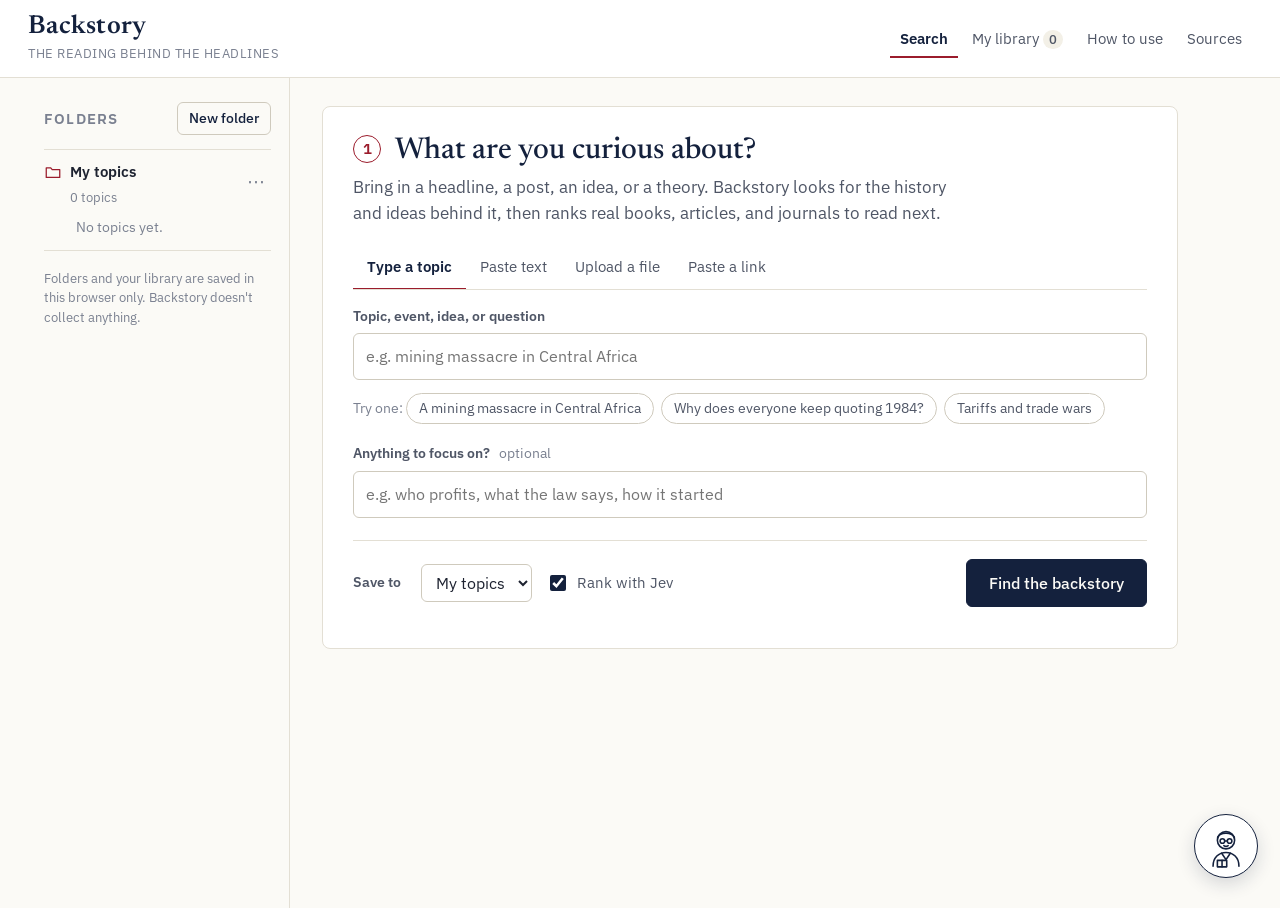
<file: index.html>
<!doctype html>
<html lang="en">
<head>
<meta charset="utf-8">
<meta name="viewport" content="width=device-width, initial-scale=1">
<title>Backstory</title>
<meta name="description" content="Backstory: bring in a headline, a post, or an idea, and find the books, articles, and journals that explain what came before. A Grove Lab student build by Caitlin Hereford.">
<link rel="preconnect" href="https://fonts.googleapis.com">
<link rel="preconnect" href="https://fonts.gstatic.com" crossorigin>
<link href="https://fonts.googleapis.com/css2?family=IBM+Plex+Mono:wght@400;500&family=IBM+Plex+Sans:ital,wght@0,400;0,500;0,600;1,400&family=Newsreader:ital,opsz,wght@0,6..72,400;0,6..72,500;0,6..72,600;1,6..72,400&display=swap" rel="stylesheet">
<link rel="stylesheet" href="css/backstory.css">
</head>
<body>
<a class="skip" href="#main">Skip to main content</a>

<header class="top">
  <button class="btn ghost only-narrow" id="btnDrawer" aria-controls="side" aria-expanded="false">Folders</button>
  <a class="brand" href="./" aria-label="Backstory home">
    <span class="brand-name">Backstory</span>
    <span class="brand-tag">The reading behind the headlines</span>
  </a>
  <nav class="top-nav" aria-label="Site">
    <button class="link" id="navSearch" aria-current="page">Search</button>
    <button class="link" id="navLibrary">My library <span class="count" id="libCount">0</span></button>
    <a class="link" href="how-to-use/index.html">How to use</a>
    <button class="link" id="navCredits">Sources</button>
  </nav>
</header>

<div class="shell">
  <!-- ========== FOLDERS ========== -->
  <aside class="side" id="side" aria-label="Your folders">
    <div class="side-head">
      <h2>Folders</h2>
      <button class="btn small ghost" id="btnNewFolder">New folder</button>
    </div>
    <form class="new-folder" id="newFolderForm" hidden>
      <label class="sr" for="newFolderName">Folder name</label>
      <input id="newFolderName" maxlength="60" placeholder="e.g. Labor history" autocomplete="off">
      <button class="btn small" type="submit">Add</button>
    </form>
    <ul class="folders" id="folders"></ul>
    <p class="side-note">Folders and your library are saved in this browser only. Backstory doesn't collect anything.</p>
  </aside>

  <main id="main" tabindex="-1">
    <!-- ========== SEARCH VIEW ========== -->
    <section id="viewSearch" aria-labelledby="askTitle">
      <div class="panel ask">
        <h1 id="askTitle"><span class="step">1</span> What are you curious about?</h1>
        <p class="lede">Bring in a headline, a post, an idea, or a theory. Backstory looks for the history and ideas behind it, then ranks real books, articles, and journals to read next.</p>

        <div class="modes" role="tablist" aria-label="How to bring it in">
          <button role="tab" aria-selected="true" aria-controls="modeTopic" id="tabTopic" data-mode="topic">Type a topic</button>
          <button role="tab" aria-selected="false" aria-controls="modeText" id="tabText" data-mode="text">Paste text</button>
          <button role="tab" aria-selected="false" aria-controls="modeFile" id="tabFile" data-mode="file">Upload a file</button>
          <button role="tab" aria-selected="false" aria-controls="modeLink" id="tabLink" data-mode="link">Paste a link</button>
        </div>

        <div class="mode" id="modeTopic" role="tabpanel" aria-labelledby="tabTopic">
          <label class="field" for="inTopic">Topic, event, idea, or question</label>
          <input id="inTopic" maxlength="200" placeholder="e.g. mining massacre in Central Africa" autocomplete="off">
          <p class="examples">Try one:
            <button class="chip ex" data-ex="0">A mining massacre in Central Africa</button>
            <button class="chip ex" data-ex="1">Why does everyone keep quoting 1984?</button>
            <button class="chip ex" data-ex="2">Tariffs and trade wars</button>
          </p>
        </div>
        <div class="mode" id="modeText" role="tabpanel" aria-labelledby="tabText" hidden>
          <label class="field" for="inText">Paste the article, post, or passage</label>
          <textarea id="inText" rows="7" placeholder="Paste the text here. Only the words are used; nothing is saved outside this browser."></textarea>
        </div>
        <div class="mode" id="modeFile" role="tabpanel" aria-labelledby="tabFile" hidden>
          <div class="drop" id="dropZone">
            <p><b>Drop a PDF, Word (.docx), or text file here</b>, or</p>
            <label class="btn ghost" for="fileIn">Choose a file</label>
            <input type="file" id="fileIn" accept=".pdf,.docx,.txt,.md,application/pdf,text/plain" class="sr">
            <p class="hint">The file is read in your browser. It isn't uploaded anywhere.</p>
          </div>
          <p class="msg" id="fileMsg" role="status"></p>
        </div>
        <div class="mode" id="modeLink" role="tabpanel" aria-labelledby="tabLink" hidden>
          <label class="field" for="inLink">Link to a news story, post, or page</label>
          <input id="inLink" type="url" placeholder="https://…" autocomplete="off">
          <p class="hint">Most news sites don't let other pages read them, so Backstory reads the words in the link's address. Wikipedia links are read in full. For the best results, paste the article's text instead.</p>
        </div>

        <label class="field" for="inFocus">Anything to focus on? <span class="opt">optional</span></label>
        <input id="inFocus" maxlength="160" placeholder="e.g. who profits, what the law says, how it started" autocomplete="off">

        <div class="terms-wrap" id="termsWrap" hidden>
          <p class="field" id="termsLabel">Search words <span class="opt">Backstory picked these from what you brought in. Remove or add any.</span></p>
          <ul class="terms" id="terms" aria-labelledby="termsLabel"></ul>
          <form class="add-term" id="addTermForm">
            <label class="sr" for="addTerm">Add a search word</label>
            <input id="addTerm" maxlength="60" placeholder="Add a word or phrase" autocomplete="off">
            <button class="btn small ghost" type="submit">Add</button>
          </form>
        </div>

        <div class="ask-foot">
          <label class="field inline" for="saveFolder">Save to</label>
          <select id="saveFolder"></select>
          <label class="toggle"><input type="checkbox" id="useJev" checked> Rank with Jev</label>
          <button class="btn primary" id="btnGo">Find the backstory</button>
        </div>
        <p class="msg" id="askMsg" role="status" aria-live="polite"></p>
      </div>

      <div id="results" hidden>
        <div class="progress" id="progress" hidden>
          <div class="bar"><i></i></div>
          <p role="status" aria-live="polite"></p>
        </div>

        <section class="panel brief" aria-labelledby="briefTitle">
          <h2 id="briefTitle"><span class="step">2</span> The backstory in brief</h2>
          <div id="brief"></div>
        </section>

        <section class="panel list" aria-labelledby="listTitle">
          <div class="list-head">
            <h2 id="listTitle"><span class="step">3</span> What to read</h2>
            <p class="list-sub" id="listSub"></p>
          </div>
          <div id="path"></div>
          <div class="filters" role="group" aria-label="Show">
            <span class="field inline">Full list:</span>
            <div id="filters"></div>
          </div>
          <ol class="ranked" id="ranked"></ol>
          <details class="offtopic" id="offWrap" hidden>
            <summary>Probably off-topic (<span id="offCount">0</span>)</summary>
            <ol class="ranked" id="offList"></ol>
          </details>
        </section>

        <section class="panel deeper" aria-labelledby="deeperTitle">
          <h2 id="deeperTitle"><span class="step">4</span> Want a longer explanation?</h2>
          <p>Everything above is real catalog data sorted by rules and Jev's numbers. Nothing on this page was written by a chatbot. If you want the ideas explained in more depth, take a <b>Backstory packet</b> to Gemini with the Backstory Guide skill. It's told to explain using only the readings on your list and to say when it isn't sure.</p>
          <div class="pk-opts">
            <label class="chk"><input type="checkbox" id="pkText" checked> Include the text I brought in</label>
            <label class="chk"><input type="checkbox" id="pkNums"> Include Jev's numbers</label>
          </div>
          <div class="pk-acts">
            <button class="btn" id="btnPacket">Copy packet</button>
            <button class="btn ghost" id="btnSkillPacket">Copy skill + packet</button>
            <button class="btn ghost" id="btnShowSkill">See the skill</button>
          </div>
          <div class="skill-view" id="skillView" hidden>
            <div class="ms-tabs" role="tablist" aria-label="Skill files">
              <button role="tab" aria-selected="true" data-file="skill">SKILL.md</button>
              <button role="tab" aria-selected="false" data-file="gem">Gem instructions</button>
              <button role="tab" aria-selected="false" data-file="setup">How to set it up</button>
              <button role="tab" aria-selected="false" data-file="packet">This packet</button>
            </div>
            <pre id="skillBody" tabindex="0"></pre>
            <p class="hint"><a href="gemini/backstory-guide/SKILL.md" download>Download SKILL.md</a> · <a href="gemini/gem-instructions.md" download>Download Gem instructions</a></p>
          </div>
        </section>
      </div>
    </section>

    <!-- ========== LIBRARY VIEW ========== -->
    <section id="viewLibrary" aria-labelledby="libTitle" hidden>
      <div class="panel">
        <div class="list-head">
          <h1 id="libTitle">My library</h1>
          <div class="lib-acts">
            <label class="field inline" for="libFolder">Folder</label>
            <select id="libFolder"></select>
            <button class="btn small ghost" id="btnCopyList">Copy reading list</button>
          </div>
        </div>
        <p class="lede">Readings you saved. Mark where you are with each one and keep a note on what it taught you.</p>
        <div id="libBody"></div>
      </div>
    </section>
  </main>
</div>

<!-- ========== THE GUIDE (agent in the corner) ========== -->
<button class="guide-btn" id="guideBtn" aria-haspopup="dialog" aria-controls="guidePanel">
  <span class="guide-fig" id="guideFigBtn" aria-hidden="true"></span>
  <span class="guide-dot" id="guideDot" hidden></span>
  <span class="sr" id="guideBtnLabel">Ask the guide for the short version</span>
</button>
<section class="guide-panel" id="guidePanel" role="dialog" aria-modal="false" aria-labelledby="guideTitle" hidden>
  <header>
    <span class="guide-fig small" aria-hidden="true" id="guideFigPanel"></span>
    <div>
      <h2 id="guideTitle"></h2>
      <p class="guide-role" id="guideRole"></p>
    </div>
    <button class="x" id="guideClose" aria-label="Close">×</button>
  </header>
  <div class="guide-body" id="guideBody"></div>
</section>

<!-- ========== SOURCES & CREDITS ========== -->
<dialog id="dlgCredits" aria-labelledby="credTitle">
  <h2 id="credTitle">Where Backstory's information comes from</h2>
  <dl class="cred">
    <dt>Wikipedia</dt><dd>The short background summaries, quoted with a link to the full article. Text is shared under <a href="https://creativecommons.org/licenses/by-sa/4.0/" target="_blank" rel="noopener">CC BY-SA 4.0</a>.</dd>
    <dt>Open Library</dt><dd>Books, from the Internet Archive's open catalog. Some can be borrowed free with an Open Library account.</dd>
    <dt>OpenAlex</dt><dd>Journal articles, book chapters, and scholarly books, with citation counts and links to free copies. If OpenAlex is busy, Backstory uses <b>Crossref</b>, the DOI registry.</dd>
    <dt>DOAJ</dt><dd>The Directory of Open Access Journals: articles anyone can read free.</dd>
    <dt>Jev (TypeSafe AI)</dt><dd>When "Rank with Jev" is on, Jev reads each catalog entry and returns numbers: how related it is, its angle, its reading level, and whether it argues one side. Rules in this page turn those numbers into the ranking and the sentences you see. Jev doesn't write any text.</dd>
    <dt>Gemini</dt><dd>Only if you choose to paste a packet into it. Backstory sends nothing to Gemini.</dd>
  </dl>
  <p class="hint">What leaves your browser: your search words go to the catalogs above, and short catalog entries plus the first part of what you brought in go to Jev through a proxy that stores nothing. Your folders, library, and notes stay in this browser.</p>
  <p class="hint">Backstory is a Grove Lab student build. Idea and design direction by <b>Caitlin Hereford</b> (PPL and Rhetoric, Senior, WRIT 3810). Prototype built with Marc Watkins using Anthropic's Claude.</p>
  <form method="dialog"><button class="btn">Close</button></form>
</dialog>

<div class="toast" id="toast" role="status" aria-live="polite"></div>

<script src="js/config.js"></script>
<script src="js/app.js"></script>
<script src="js/terms.js"></script>
<script src="js/sources.js"></script>
<script src="js/jev.js"></script>
<script src="js/rank.js"></script>
<script src="js/guide.js"></script>
<script src="js/library.js"></script>
<script src="js/gemini.js"></script>
<script src="js/upload.js"></script>
<script src="js/search.js"></script>
</body>
</html>
</file>
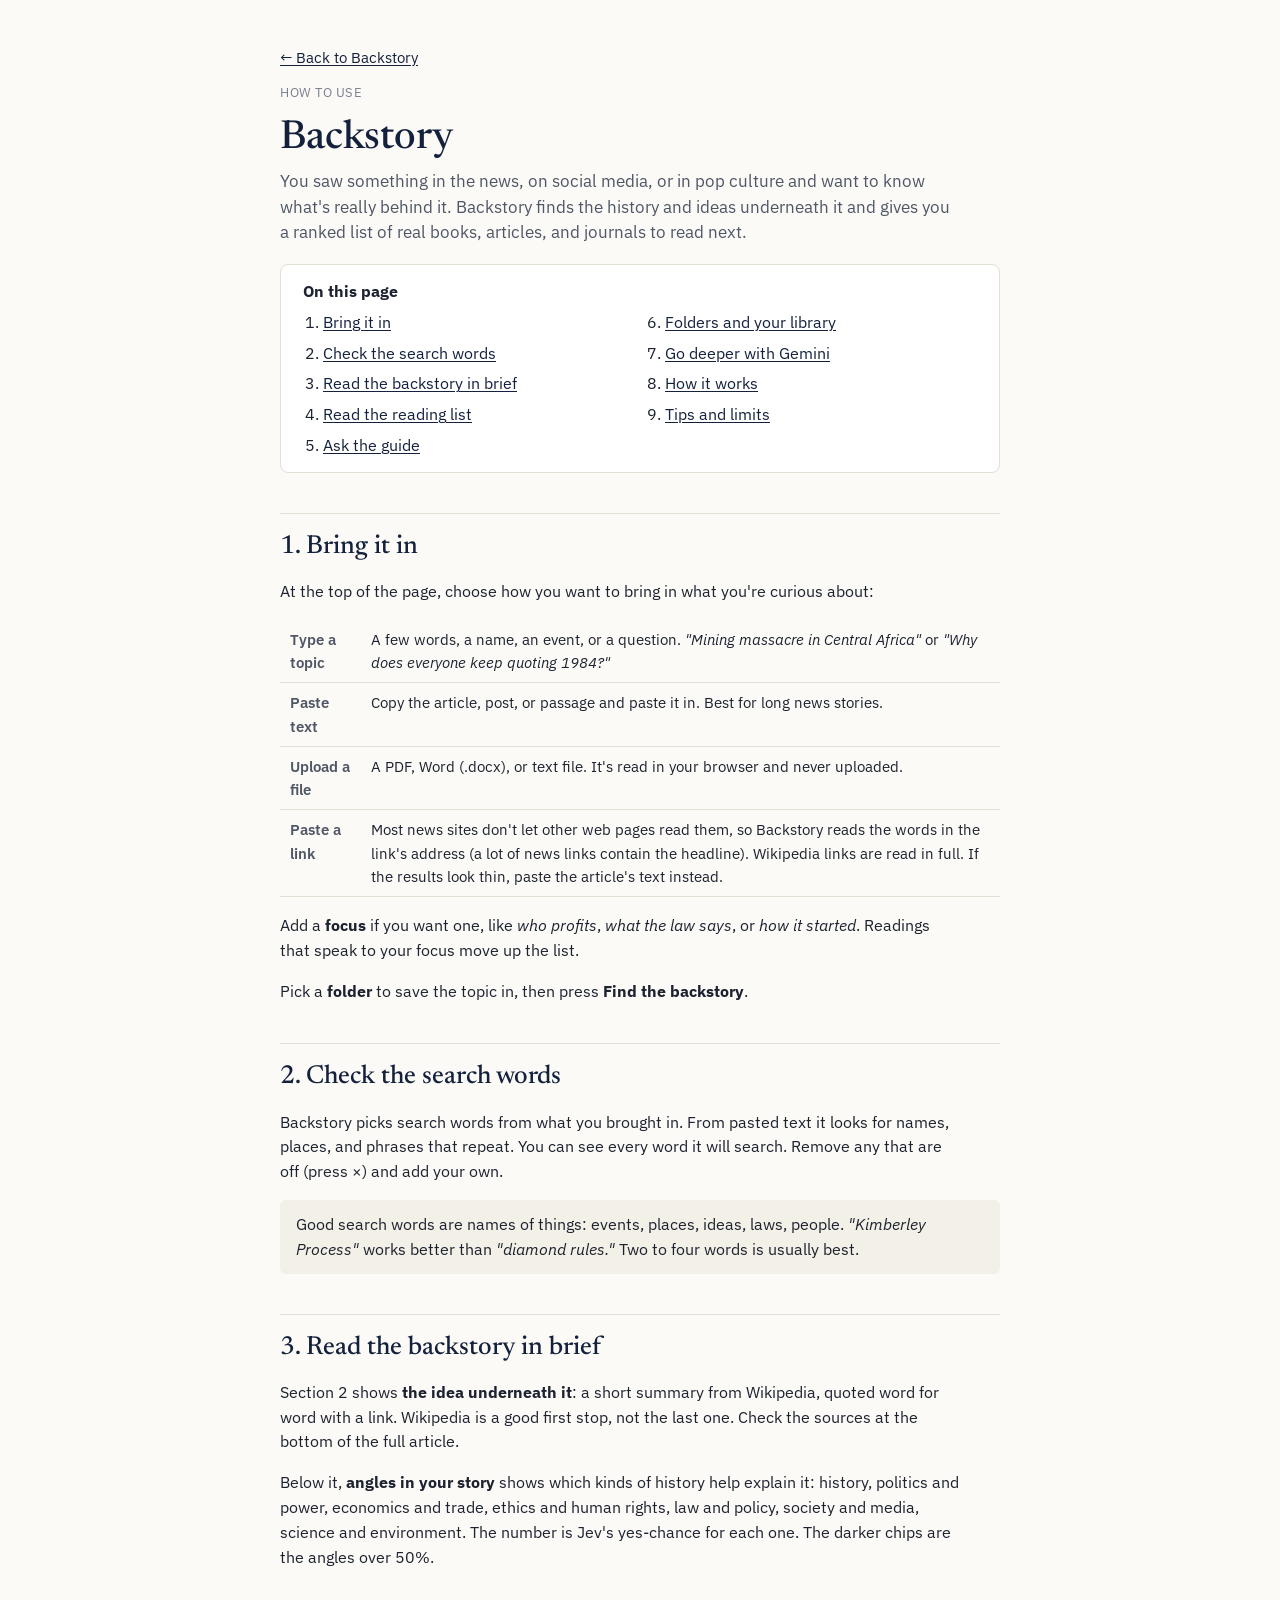
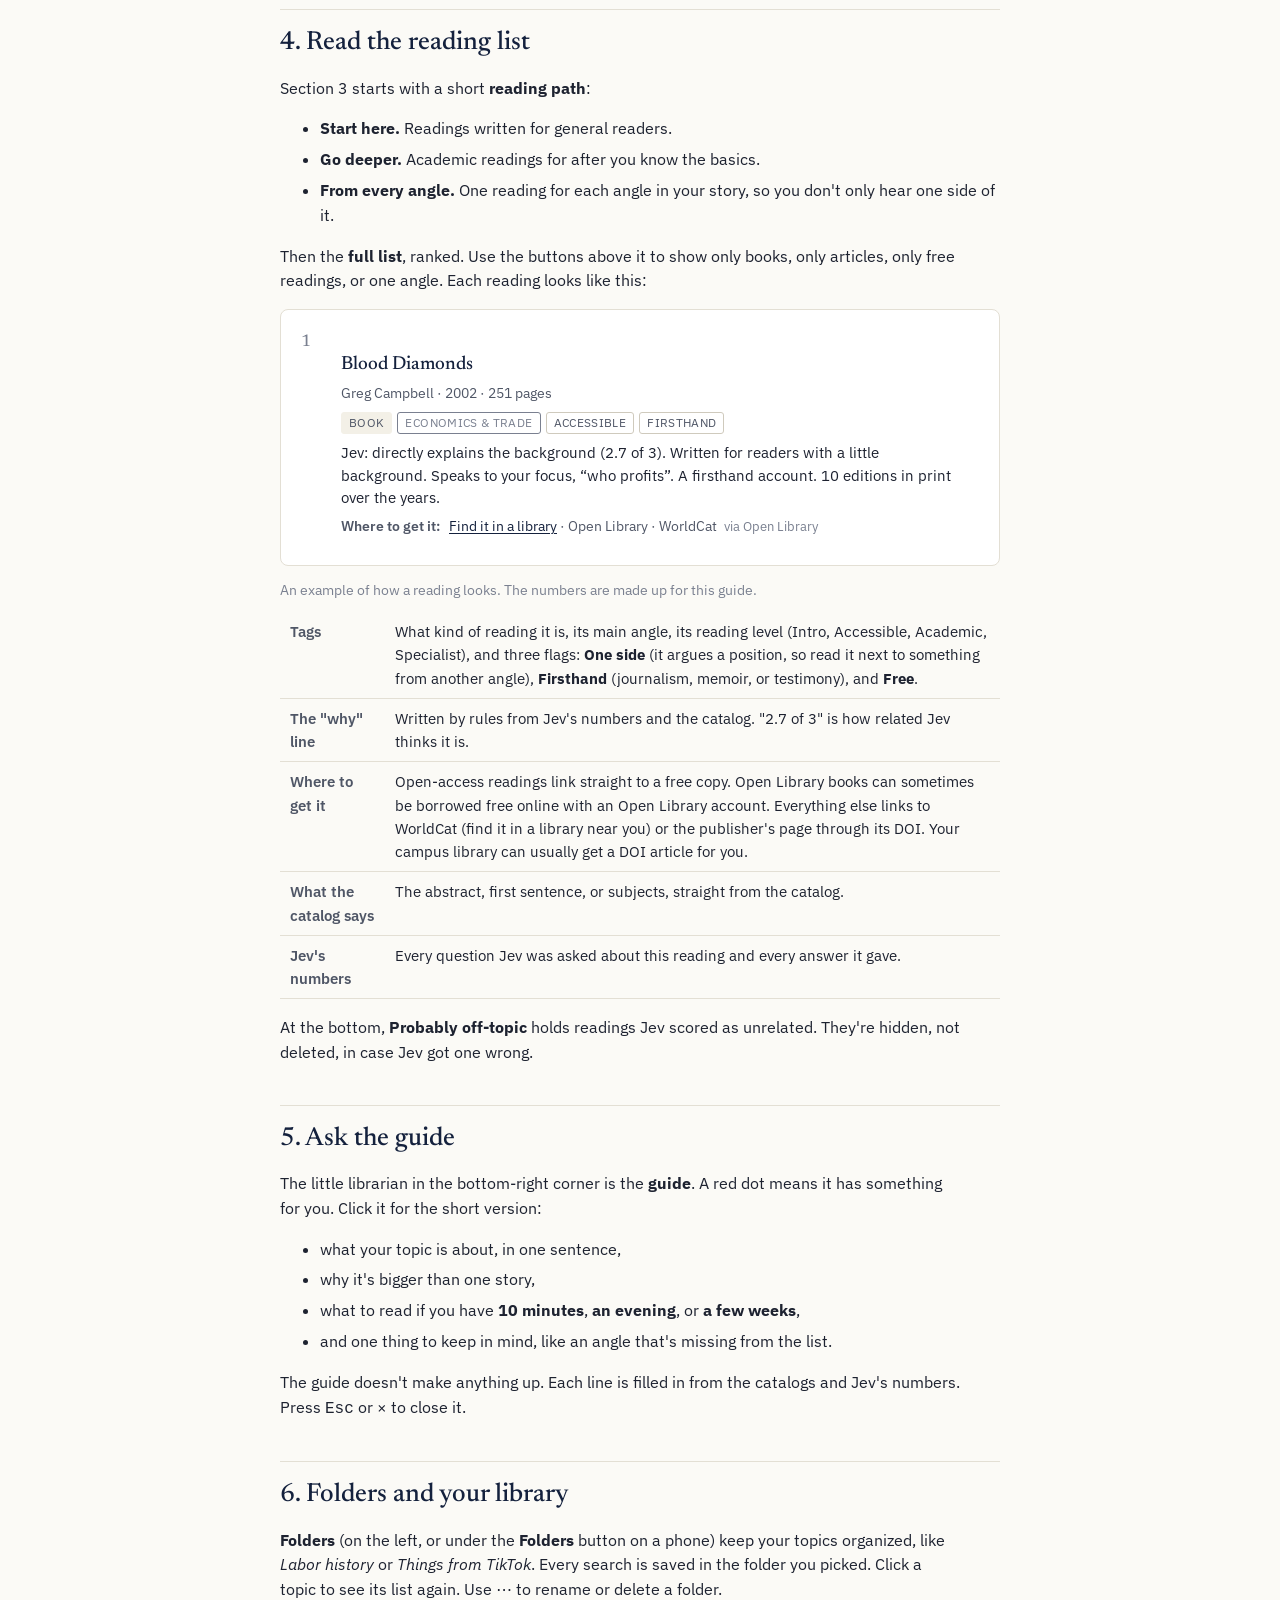
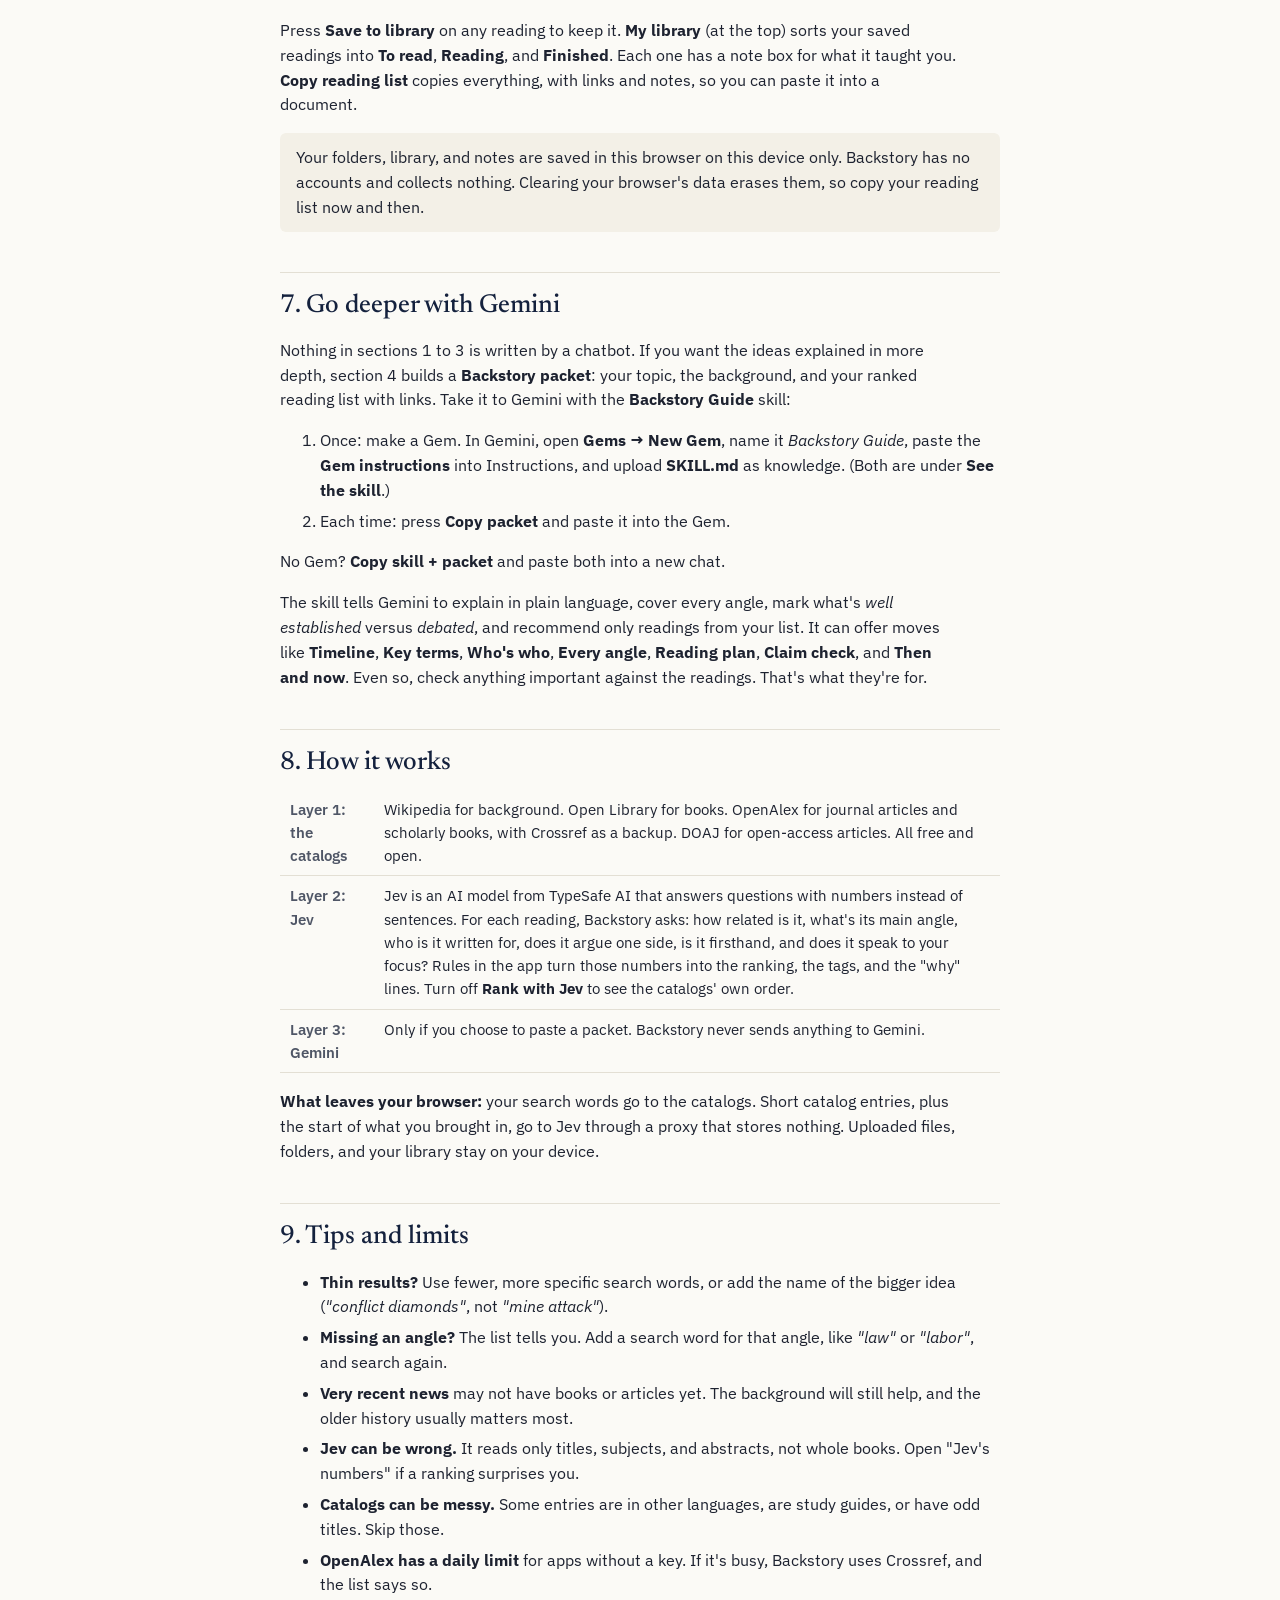
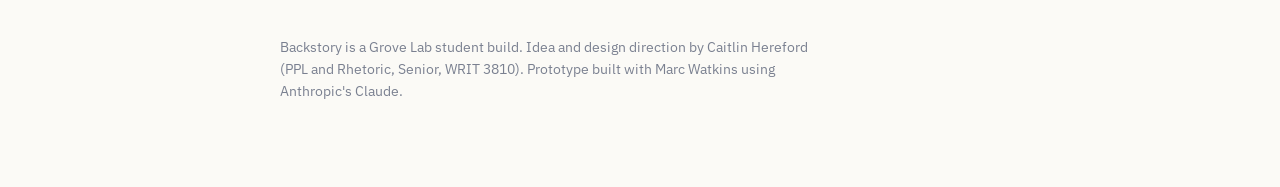
<file: how-to-use/index.html>
<!doctype html>
<html lang="en">
<head>
<meta charset="utf-8">
<meta name="viewport" content="width=device-width, initial-scale=1">
<title>How to use Backstory</title>
<meta name="description" content="A plain-language guide to Backstory: bring in what you're curious about, read the reading list, use the guide, save readings, and go deeper with Gemini.">
<link rel="preconnect" href="https://fonts.googleapis.com">
<link rel="preconnect" href="https://fonts.gstatic.com" crossorigin>
<link href="https://fonts.googleapis.com/css2?family=IBM+Plex+Mono:wght@400;500&family=IBM+Plex+Sans:ital,wght@0,400;0,500;0,600;1,400&family=Newsreader:ital,opsz,wght@0,6..72,400;0,6..72,500;0,6..72,600;1,6..72,400&display=swap" rel="stylesheet">
<link rel="stylesheet" href="../css/backstory.css">
<style>
  .guide-doc { max-width: 760px; margin: 0 auto; padding: 32px 20px 80px; }
  .guide-doc h1 { font-size: 40px; margin: 8px 0 6px; }
  .guide-doc h2 { font-size: 26px; margin: 40px 0 10px; padding-top: 18px; border-top: 1px solid var(--rule); }
  .guide-doc h3 { font-size: 19px; margin: 22px 0 6px; }
  .guide-doc p, .guide-doc li { max-width: 68ch; }
  .guide-doc li { margin-bottom: 6px; }
  .toc { background: var(--sheet); border: 1px solid var(--rule); border-radius: 8px; padding: 14px 22px; }
  .toc ol { margin: 6px 0 0; padding-left: 20px; columns: 2; column-gap: 30px; }
  .sample { background: var(--sheet); border: 1px solid var(--rule); border-radius: 8px; padding: 6px 20px; margin: 14px 0; }
  .sample .item { border: 0; }
  .callout { background: var(--tint); border-radius: 6px; padding: 12px 16px; margin: 14px 0; }
  table { border-collapse: collapse; width: 100%; font-size: 15px; margin: 10px 0; }
  th, td { text-align: left; padding: 8px 10px; border-bottom: 1px solid var(--rule); vertical-align: top; }
  th { color: var(--ink-2); font-weight: 600; }
  .back { font-size: 14.5px; }
  @media (max-width: 600px) { .toc ol { columns: 1; } .guide-doc h1 { font-size: 32px; } }
  @media print { .back, .toc { display: none; } .guide-doc { padding: 0; } }
</style>
</head>
<body>
<main class="guide-doc">
  <p class="back"><a href="../index.html">← Back to Backstory</a></p>
  <p class="brand-tag">How to use</p>
  <h1>Backstory</h1>
  <p class="lede">You saw something in the news, on social media, or in pop culture and want to know what's really behind it. Backstory finds the history and ideas underneath it and gives you a ranked list of real books, articles, and journals to read next.</p>

  <nav class="toc" aria-label="On this page">
    <b>On this page</b>
    <ol>
      <li><a href="#start">Bring it in</a></li>
      <li><a href="#words">Check the search words</a></li>
      <li><a href="#brief">Read the backstory in brief</a></li>
      <li><a href="#list">Read the reading list</a></li>
      <li><a href="#guide">Ask the guide</a></li>
      <li><a href="#save">Folders and your library</a></li>
      <li><a href="#deeper">Go deeper with Gemini</a></li>
      <li><a href="#how">How it works</a></li>
      <li><a href="#tips">Tips and limits</a></li>
    </ol>
  </nav>

  <h2 id="start">1. Bring it in</h2>
  <p>At the top of the page, choose how you want to bring in what you're curious about:</p>
  <table>
    <tr><th>Type a topic</th><td>A few words, a name, an event, or a question. <i>"Mining massacre in Central Africa"</i> or <i>"Why does everyone keep quoting 1984?"</i></td></tr>
    <tr><th>Paste text</th><td>Copy the article, post, or passage and paste it in. Best for long news stories.</td></tr>
    <tr><th>Upload a file</th><td>A PDF, Word (.docx), or text file. It's read in your browser and never uploaded.</td></tr>
    <tr><th>Paste a link</th><td>Most news sites don't let other web pages read them, so Backstory reads the words in the link's address (a lot of news links contain the headline). Wikipedia links are read in full. If the results look thin, paste the article's text instead.</td></tr>
  </table>
  <p>Add a <b>focus</b> if you want one, like <i>who profits</i>, <i>what the law says</i>, or <i>how it started</i>. Readings that speak to your focus move up the list.</p>
  <p>Pick a <b>folder</b> to save the topic in, then press <b>Find the backstory</b>.</p>

  <h2 id="words">2. Check the search words</h2>
  <p>Backstory picks search words from what you brought in. From pasted text it looks for names, places, and phrases that repeat. You can see every word it will search. Remove any that are off (press ×) and add your own.</p>
  <div class="callout">Good search words are names of things: events, places, ideas, laws, people. <i>"Kimberley Process"</i> works better than <i>"diamond rules."</i> Two to four words is usually best.</div>

  <h2 id="brief">3. Read the backstory in brief</h2>
  <p>Section 2 shows <b>the idea underneath it</b>: a short summary from Wikipedia, quoted word for word with a link. Wikipedia is a good first stop, not the last one. Check the sources at the bottom of the full article.</p>
  <p>Below it, <b>angles in your story</b> shows which kinds of history help explain it: history, politics and power, economics and trade, ethics and human rights, law and policy, society and media, science and environment. The number is Jev's yes-chance for each one. The darker chips are the angles over 50%.</p>

  <h2 id="list">4. Read the reading list</h2>
  <p>Section 3 starts with a short <b>reading path</b>:</p>
  <ul>
    <li><b>Start here.</b> Readings written for general readers.</li>
    <li><b>Go deeper.</b> Academic readings for after you know the basics.</li>
    <li><b>From every angle.</b> One reading for each angle in your story, so you don't only hear one side of it.</li>
  </ul>
  <p>Then the <b>full list</b>, ranked. Use the buttons above it to show only books, only articles, only free readings, or one angle. Each reading looks like this:</p>
  <div class="sample"><ol class="ranked"><li class="item"><span class="num">1</span><div class="item-main">
    <h3><a href="https://openlibrary.org/works/OL77384W" target="_blank" rel="noopener">Blood Diamonds</a></h3>
    <p class="meta">Greg Campbell · 2002 · 251 pages</p>
    <p class="tags"><span class="tag kind">Book</span><span class="tag angle a-money">Economics &amp; trade</span><span class="tag level">Accessible</span><span class="tag">Firsthand</span></p>
    <p class="why">Jev: directly explains the background (2.7 of 3). Written for readers with a little background. Speaks to your focus, “who profits”. A firsthand account. 10 editions in print over the years.</p>
    <p class="where"><span class="field inline">Where to get it:</span> <a href="https://openlibrary.org/works/OL77384W" target="_blank" rel="noopener">Find it in a library</a> · Open Library · WorldCat <span class="src">via Open Library</span></p>
  </div></li></ol></div>
  <p class="hint">An example of how a reading looks. The numbers are made up for this guide.</p>
  <table>
    <tr><th>Tags</th><td>What kind of reading it is, its main angle, its reading level (Intro, Accessible, Academic, Specialist), and three flags: <b>One side</b> (it argues a position, so read it next to something from another angle), <b>Firsthand</b> (journalism, memoir, or testimony), and <b>Free</b>.</td></tr>
    <tr><th>The "why" line</th><td>Written by rules from Jev's numbers and the catalog. "2.7 of 3" is how related Jev thinks it is.</td></tr>
    <tr><th>Where to get it</th><td>Open-access readings link straight to a free copy. Open Library books can sometimes be borrowed free online with an Open Library account. Everything else links to WorldCat (find it in a library near you) or the publisher's page through its DOI. Your campus library can usually get a DOI article for you.</td></tr>
    <tr><th>What the catalog says</th><td>The abstract, first sentence, or subjects, straight from the catalog.</td></tr>
    <tr><th>Jev's numbers</th><td>Every question Jev was asked about this reading and every answer it gave.</td></tr>
  </table>
  <p>At the bottom, <b>Probably off-topic</b> holds readings Jev scored as unrelated. They're hidden, not deleted, in case Jev got one wrong.</p>

  <h2 id="guide">5. Ask the guide</h2>
  <p>The little librarian in the bottom-right corner is the <b>guide</b>. A red dot means it has something for you. Click it for the short version:</p>
  <ul>
    <li>what your topic is about, in one sentence,</li>
    <li>why it's bigger than one story,</li>
    <li>what to read if you have <b>10 minutes</b>, <b>an evening</b>, or <b>a few weeks</b>,</li>
    <li>and one thing to keep in mind, like an angle that's missing from the list.</li>
  </ul>
  <p>The guide doesn't make anything up. Each line is filled in from the catalogs and Jev's numbers. Press <kbd>Esc</kbd> or × to close it.</p>

  <h2 id="save">6. Folders and your library</h2>
  <p><b>Folders</b> (on the left, or under the <b>Folders</b> button on a phone) keep your topics organized, like <i>Labor history</i> or <i>Things from TikTok</i>. Every search is saved in the folder you picked. Click a topic to see its list again. Use ⋯ to rename or delete a folder.</p>
  <p>Press <b>Save to library</b> on any reading to keep it. <b>My library</b> (at the top) sorts your saved readings into <b>To read</b>, <b>Reading</b>, and <b>Finished</b>. Each one has a note box for what it taught you. <b>Copy reading list</b> copies everything, with links and notes, so you can paste it into a document.</p>
  <div class="callout">Your folders, library, and notes are saved in this browser on this device only. Backstory has no accounts and collects nothing. Clearing your browser's data erases them, so copy your reading list now and then.</div>

  <h2 id="deeper">7. Go deeper with Gemini</h2>
  <p>Nothing in sections 1 to 3 is written by a chatbot. If you want the ideas explained in more depth, section 4 builds a <b>Backstory packet</b>: your topic, the background, and your ranked reading list with links. Take it to Gemini with the <b>Backstory Guide</b> skill:</p>
  <ol>
    <li>Once: make a Gem. In Gemini, open <b>Gems → New Gem</b>, name it <i>Backstory Guide</i>, paste the <b>Gem instructions</b> into Instructions, and upload <b>SKILL.md</b> as knowledge. (Both are under <b>See the skill</b>.)</li>
    <li>Each time: press <b>Copy packet</b> and paste it into the Gem.</li>
  </ol>
  <p>No Gem? <b>Copy skill + packet</b> and paste both into a new chat.</p>
  <p>The skill tells Gemini to explain in plain language, cover every angle, mark what's <i>well established</i> versus <i>debated</i>, and recommend only readings from your list. It can offer moves like <b>Timeline</b>, <b>Key terms</b>, <b>Who's who</b>, <b>Every angle</b>, <b>Reading plan</b>, <b>Claim check</b>, and <b>Then and now</b>. Even so, check anything important against the readings. That's what they're for.</p>

  <h2 id="how">8. How it works</h2>
  <table>
    <tr><th>Layer 1: the catalogs</th><td>Wikipedia for background. Open Library for books. OpenAlex for journal articles and scholarly books, with Crossref as a backup. DOAJ for open-access articles. All free and open.</td></tr>
    <tr><th>Layer 2: Jev</th><td>Jev is an AI model from TypeSafe AI that answers questions with numbers instead of sentences. For each reading, Backstory asks: how related is it, what's its main angle, who is it written for, does it argue one side, is it firsthand, and does it speak to your focus? Rules in the app turn those numbers into the ranking, the tags, and the "why" lines. Turn off <b>Rank with Jev</b> to see the catalogs' own order.</td></tr>
    <tr><th>Layer 3: Gemini</th><td>Only if you choose to paste a packet. Backstory never sends anything to Gemini.</td></tr>
  </table>
  <p><b>What leaves your browser:</b> your search words go to the catalogs. Short catalog entries, plus the start of what you brought in, go to Jev through a proxy that stores nothing. Uploaded files, folders, and your library stay on your device.</p>

  <h2 id="tips">9. Tips and limits</h2>
  <ul>
    <li><b>Thin results?</b> Use fewer, more specific search words, or add the name of the bigger idea (<i>"conflict diamonds"</i>, not <i>"mine attack"</i>).</li>
    <li><b>Missing an angle?</b> The list tells you. Add a search word for that angle, like <i>"law"</i> or <i>"labor"</i>, and search again.</li>
    <li><b>Very recent news</b> may not have books or articles yet. The background will still help, and the older history usually matters most.</li>
    <li><b>Jev can be wrong.</b> It reads only titles, subjects, and abstracts, not whole books. Open "Jev's numbers" if a ranking surprises you.</li>
    <li><b>Catalogs can be messy.</b> Some entries are in other languages, are study guides, or have odd titles. Skip those.</li>
    <li><b>OpenAlex has a daily limit</b> for apps without a key. If it's busy, Backstory uses Crossref, and the list says so.</li>
  </ul>

  <p class="hint" style="margin-top:40px">Backstory is a Grove Lab student build. Idea and design direction by Caitlin Hereford (PPL and Rhetoric, Senior, WRIT 3810). Prototype built with Marc Watkins using Anthropic's Claude.</p>
</main>
</body>
</html>
</file>
<file: css/backstory.css>
/* Backstory. Caitlin's three words: academic, clean, organized. No pictures, nothing moving, nothing to pull focus.
   Caitlin: change the look here. Every color and font is in this first block. */
:root {
  --paper: #fbfaf6;         /* page */
  --sheet: #ffffff;         /* panels */
  --ink: #1d2230;           /* text */
  --ink-2: #4f5666;         /* quieter text */
  --ink-3: #7a8090;         /* hints */
  --rule: #e3dfd4;          /* lines */
  --rule-2: #cfcabd;
  --navy: #14213d;          /* headings, buttons */
  --accent: #9b1c2c;        /* the one warm color: step numbers, links on hover */
  --tint: #f3f0e7;          /* chips, quiet fills */
  --free: #2f6b4a;
  --warn: #8a5a00;
  --serif: "Newsreader", Georgia, "Times New Roman", serif;
  --sans: "IBM Plex Sans", system-ui, -apple-system, "Segoe UI", sans-serif;
  --mono: "IBM Plex Mono", ui-monospace, Menlo, monospace;
  --radius: 6px;
  /* one muted color per angle */
  --a-history: #7a5c3e; --a-power: #3d4f7a; --a-money: #2f6b4a; --a-rights: #8a2d3b;
  --a-law: #4b4f58; --a-culture: #6b4a7a; --a-science: #2d6670;
}
@media (prefers-color-scheme: dark) {
  :root {
    --paper: #15171c; --sheet: #1c1f26; --ink: #e8e6e1; --ink-2: #b9bcc4; --ink-3: #8d919b; --rule: #2e323b; --rule-2: #3c414c;
    --navy: #c9d3ea; --accent: #e08a95; --tint: #242832; --free: #7cc49c; --warn: #e2b55c;
    --a-history: #c9a27c; --a-power: #9fb1dd; --a-money: #7cc49c; --a-rights: #e08a95; --a-law: #b4b8c2; --a-culture: #c7a6d9; --a-science: #84c3cc;
  }
}

* { box-sizing: border-box; }
html { -webkit-text-size-adjust: 100%; }
body { margin: 0; background: var(--paper); color: var(--ink); font: 16px/1.55 var(--sans); }
a { color: var(--navy); text-decoration-thickness: 1px; text-underline-offset: 2px; }
a:hover { color: var(--accent); }
h1, h2, h3 { font-family: var(--serif); font-weight: 500; color: var(--navy); line-height: 1.2; }
button, input, select, textarea { font: inherit; color: inherit; }
:focus-visible { outline: 2px solid var(--accent); outline-offset: 2px; }
.sr { position: absolute !important; width: 1px; height: 1px; overflow: hidden; clip: rect(0 0 0 0); white-space: nowrap; }
.skip { position: absolute; left: -999px; top: 8px; background: var(--navy); color: var(--paper); padding: 8px 12px; z-index: 50; }
.skip:focus { left: 8px; }
[hidden] { display: none !important; }

/* ---------- header ---------- */
.top { display: flex; align-items: center; gap: 18px; padding: 14px 28px; border-bottom: 1px solid var(--rule); background: var(--sheet); position: sticky; top: 0; z-index: 20; }
.brand { display: flex; flex-direction: column; text-decoration: none; color: var(--navy); margin-right: auto; }
.brand-name { font: 600 26px/1 var(--serif); letter-spacing: .01em; }
.brand-tag { font-size: 12.5px; color: var(--ink-3); letter-spacing: .04em; text-transform: uppercase; margin-top: 4px; }
.top-nav { display: flex; gap: 4px; flex-wrap: wrap; }
.link { white-space: nowrap; background: none; border: 0; padding: 8px 10px; border-radius: var(--radius); cursor: pointer; color: var(--ink-2); text-decoration: none; font-size: 15px; }
.link:hover { background: var(--tint); color: var(--ink); }
.link[aria-current] { color: var(--navy); font-weight: 600; box-shadow: inset 0 -2px 0 var(--accent); border-radius: 0; }
.count { display: inline-block; min-width: 20px; padding: 0 6px; border-radius: 10px; background: var(--tint); font-size: 12.5px; text-align: center; color: var(--ink-2); font-weight: 500; }
.only-narrow { display: none !important; }

/* ---------- buttons, fields ---------- */
.btn { display: inline-flex; align-items: center; gap: 6px; border: 1px solid var(--navy); background: var(--navy); color: var(--paper); padding: 9px 16px; border-radius: var(--radius); cursor: pointer; font-weight: 500; font-size: 15px; text-decoration: none; }
.btn:hover { filter: brightness(1.15); }
.btn:disabled { opacity: .55; cursor: progress; }
.btn.ghost { background: transparent; color: var(--navy); border-color: var(--rule-2); }
.btn.ghost:hover { border-color: var(--navy); filter: none; }
.btn.small { padding: 5px 11px; font-size: 13.5px; }
.btn.primary { padding: 11px 22px; font-size: 16px; }
.btn.saved { background: var(--tint); color: var(--free); border-color: var(--free); }
.field { display: block; font-weight: 600; font-size: 14px; color: var(--ink-2); margin: 16px 0 6px; }
.field.inline { display: inline; margin: 0 6px 0 0; font-weight: 600; }
.opt { font-weight: 400; color: var(--ink-3); margin-left: 6px; }
input, select, textarea { width: 100%; border: 1px solid var(--rule-2); border-radius: var(--radius); background: var(--sheet); padding: 10px 12px; }
textarea { resize: vertical; line-height: 1.5; }
select { width: auto; padding: 7px 10px; }
input:focus, textarea:focus, select:focus { border-color: var(--navy); outline: 2px solid color-mix(in srgb, var(--navy) 18%, transparent); outline-offset: 0; }
.hint { color: var(--ink-3); font-size: 14px; margin: 6px 0; }
.msg { color: var(--accent); font-size: 14.5px; margin: 10px 0 0; min-height: 1em; }
.msg:empty { margin: 0; }
.chk, .toggle { display: inline-flex; align-items: center; gap: 8px; font-size: 14.5px; color: var(--ink-2); cursor: pointer; }
.chk input, .toggle input { width: 16px; height: 16px; accent-color: var(--navy); }
.chip { border: 1px solid var(--rule-2); background: var(--sheet); border-radius: 999px; padding: 4px 12px; font-size: 13.5px; cursor: pointer; color: var(--ink-2); margin: 3px 4px 3px 0; }
.chip:hover { border-color: var(--navy); color: var(--ink); }
.chip.on { background: var(--navy); color: var(--paper); border-color: var(--navy); }

/* ---------- layout ---------- */
.shell { display: grid; grid-template-columns: 270px minmax(0, 1fr); max-width: 1240px; margin: 0 auto; }
main { padding: 28px 32px 120px; max-width: 920px; outline: none; }
.panel { background: var(--sheet); border: 1px solid var(--rule); border-radius: 8px; padding: 26px 30px; margin-bottom: 22px; }
.panel h1 { font-size: 30px; margin: 0 0 6px; }
.panel h2 { font-size: 24px; margin: 0 0 12px; }
.step { display: inline-grid; place-items: center; width: 28px; height: 28px; border: 1.5px solid var(--accent); color: var(--accent); border-radius: 50%; font: 600 15px/1 var(--sans); margin-right: 8px; vertical-align: 4px; }
.lede { color: var(--ink-2); font-size: 16.5px; margin: 0 0 18px; max-width: 62ch; }

/* ---------- folders ---------- */
.side { border-right: 1px solid var(--rule); padding: 24px 18px 40px 24px; min-height: calc(100vh - 70px); position: sticky; top: 70px; align-self: start; max-height: calc(100vh - 70px); overflow-y: auto; }
.side-head { display: flex; align-items: center; justify-content: space-between; gap: 8px; }
.side h2 { font-size: 15px; font-family: var(--sans); font-weight: 600; text-transform: uppercase; letter-spacing: .08em; color: var(--ink-3); margin: 0; }
.new-folder { display: flex; gap: 6px; margin: 12px 0 0; }
.new-folder input { padding: 6px 9px; font-size: 14px; }
.folders { list-style: none; margin: 14px 0 0; padding: 0; }
.folder { border-top: 1px solid var(--rule); }
.folder:last-child { border-bottom: 1px solid var(--rule); }
.folder-row { display: grid; grid-template-columns: 1fr auto; align-items: center; padding: 6px 0; }
.folder-name { display: flex; align-items: center; gap: 8px; background: none; border: 0; padding: 4px 0; cursor: pointer; text-align: left; font-weight: 600; color: var(--ink); font-size: 15px; grid-column: 1; }
.folder-name .ico { width: 18px; height: 18px; color: var(--ink-3); flex: none; }
.folder.open .folder-name .ico { color: var(--accent); }
.folder-meta { grid-column: 1; font-size: 12.5px; color: var(--ink-3); padding-left: 26px; }
.kebab { grid-column: 2; grid-row: 1 / span 2; background: none; border: 0; color: var(--ink-3); cursor: pointer; font-size: 18px; padding: 2px 6px; border-radius: 4px; }
.kebab:hover { background: var(--tint); color: var(--ink); }
.topics { list-style: none; padding: 0 0 8px 26px; margin: 0; display: none; }
.folder.open .topics { display: block; }
.topics li { display: flex; align-items: flex-start; }
.topic { flex: 1; text-align: left; background: none; border: 0; padding: 5px 6px; border-radius: 4px; cursor: pointer; color: var(--ink-2); font-size: 14px; line-height: 1.35; }
.topic:hover { background: var(--tint); color: var(--ink); }
.topic.on { background: var(--tint); color: var(--navy); font-weight: 600; box-shadow: inset 2px 0 0 var(--accent); }
.topic-x { background: none; border: 0; color: var(--ink-3); cursor: pointer; padding: 4px 6px; opacity: .55; }
.topic-x:hover { opacity: 1; color: var(--accent); }
.topics .empty { color: var(--ink-3); font-size: 13.5px; padding: 4px 6px; }
.side-note { font-size: 12.5px; color: var(--ink-3); margin-top: 18px; }

/* ---------- step 1 ---------- */
.modes { display: flex; gap: 0; border-bottom: 1px solid var(--rule); margin-bottom: 4px; overflow-x: auto; }
.modes button { background: none; border: 0; padding: 10px 14px; cursor: pointer; color: var(--ink-2); font-size: 15px; white-space: nowrap; border-bottom: 2px solid transparent; margin-bottom: -1px; }
.modes button[aria-selected="true"] { color: var(--navy); font-weight: 600; border-bottom-color: var(--accent); }
.examples { font-size: 14px; color: var(--ink-3); margin: 10px 0 0; }
.drop { border: 1.5px dashed var(--rule-2); border-radius: 8px; padding: 22px; text-align: center; margin-top: 14px; }
.drop.over { border-color: var(--navy); background: var(--tint); }
.drop p { margin: 4px 0 10px; }
.terms-wrap { margin-top: 4px; }
.terms { list-style: none; padding: 0; margin: 0 0 8px; display: flex; flex-wrap: wrap; gap: 6px; }
.term { display: inline-flex; align-items: center; gap: 2px; background: var(--tint); border: 1px solid var(--rule); border-radius: 4px; padding: 3px 4px 3px 10px; font-size: 14.5px; }
.term.ro { padding: 1px 8px; font-size: 13.5px; margin: 2px 2px 2px 0; }
.term button { background: none; border: 0; cursor: pointer; color: var(--ink-3); padding: 0 6px; font-size: 16px; line-height: 1; }
.term button:hover { color: var(--accent); }
.terms .empty { color: var(--ink-3); font-size: 14px; }
.add-term { display: flex; gap: 6px; max-width: 420px; }
.add-term input { padding: 6px 10px; font-size: 14.5px; }
.ask-foot { display: flex; align-items: center; gap: 14px; flex-wrap: wrap; margin-top: 22px; padding-top: 18px; border-top: 1px solid var(--rule); }
.ask-foot .btn.primary { margin-left: auto; }

/* ---------- progress ---------- */
.progress { margin: 0 0 18px; }
.progress .bar { height: 3px; background: var(--rule); border-radius: 2px; overflow: hidden; }
.progress .bar i { display: block; height: 100%; width: 0; background: var(--navy); transition: width .3s; }
.progress p { font-size: 14px; color: var(--ink-2); margin: 6px 0 0; }

/* ---------- step 2: brief ---------- */
.brought { font-size: 14.5px; color: var(--ink-2); background: var(--tint); border-radius: var(--radius); padding: 10px 14px; margin: 0 0 18px; line-height: 1.8; }
.bg-main { margin: 0; }
.bg-main figcaption .field { display: block; margin: 0 0 2px; color: var(--ink-3); font-weight: 500; text-transform: uppercase; letter-spacing: .07em; font-size: 12px; }
.bg-main h3 { font-size: 26px; margin: 0; }
.bg-main .desc { margin: 2px 0 0; color: var(--ink-3); font-style: italic; }
.bg-main blockquote { margin: 14px 0 8px; padding: 0 0 0 18px; border-left: 3px solid var(--rule-2); font: 18.5px/1.6 var(--serif); color: var(--ink); max-width: 66ch; }
.bg-main blockquote p { margin: 0; }
.credit { font-size: 13px; color: var(--ink-3); margin: 0; }
.bg-more { margin-top: 16px; font-size: 14.5px; }
.bg-more ul { margin: 6px 0 0; padding-left: 18px; }
.bg-more .desc { color: var(--ink-3); }
.angles { margin-top: 20px; }
.angles ul { list-style: none; padding: 0; margin: 0; display: flex; flex-wrap: wrap; gap: 6px; }
.angle-chip { --c: var(--ink-3); display: inline-flex; gap: 8px; align-items: baseline; border: 1px solid var(--rule); border-radius: 4px; padding: 3px 10px; font-size: 14px; color: var(--ink-3); }
.angle-chip b { font: 500 12.5px var(--mono); }
.angle-chip.on { border-color: var(--c); color: var(--c); background: color-mix(in srgb, var(--c) 7%, transparent); font-weight: 500; }
.notes { margin: 16px 0 0; padding-left: 18px; font-size: 13.5px; color: var(--warn); }
.a-history { --c: var(--a-history); } .a-power { --c: var(--a-power); } .a-money { --c: var(--a-money); } .a-rights { --c: var(--a-rights); }
.a-law { --c: var(--a-law); } .a-culture { --c: var(--a-culture); } .a-science { --c: var(--a-science); }

/* ---------- step 3: list ---------- */
.list-head { display: flex; align-items: baseline; justify-content: space-between; gap: 12px; flex-wrap: wrap; }
.list-sub { color: var(--ink-3); font-size: 14px; margin: 0 0 6px; flex-basis: 100%; }
.path { display: grid; gap: 4px; margin: 6px 0 18px; }
.path-step { border-top: 1px solid var(--rule); padding-top: 14px; }
.path-step > h3 { font: 600 13px var(--sans); text-transform: uppercase; letter-spacing: .08em; color: var(--accent); margin: 0; }
.path-step > .hint { margin: 2px 0 6px; }
.gap { font-size: 14.5px; color: var(--ink-2); background: var(--tint); padding: 10px 14px; border-radius: var(--radius); margin: 10px 0 0; }
.filters { border-top: 1px solid var(--rule); padding: 14px 0 6px; display: flex; align-items: baseline; flex-wrap: wrap; gap: 4px; }
.ranked { list-style: none; margin: 0; padding: 0; }
.item { display: grid; grid-template-columns: 34px 1fr; gap: 6px; padding: 16px 0; border-top: 1px solid var(--rule); }
.ranked.compact .item { grid-template-columns: 1fr; padding: 10px 0; border-top: 0; }
.item:first-child { border-top: 0; }
.num { font: 500 17px var(--serif); color: var(--ink-3); padding-top: 2px; }
.item h3 { font-size: 19.5px; margin: 0; font-weight: 500; }
.item h3 a { color: var(--navy); text-decoration: none; }
.item h3 a:hover { text-decoration: underline; color: var(--accent); }
.meta { font-size: 14px; color: var(--ink-2); margin: 3px 0 0; }
.tags { margin: 7px 0 0; display: flex; flex-wrap: wrap; gap: 5px; }
.tag { --c: var(--ink-3); font-size: 12px; letter-spacing: .03em; text-transform: uppercase; border: 1px solid var(--rule-2); border-radius: 3px; padding: 1px 7px; color: var(--ink-2); }
.tag.kind { background: var(--tint); border-color: var(--tint); }
.tag.angle { border-color: var(--c); color: var(--c); }
.tag.warn { border-color: var(--warn); color: var(--warn); }
.tag.free { border-color: var(--free); color: var(--free); }
.why { font-size: 14.5px; margin: 8px 0 0; color: var(--ink); max-width: 70ch; }
.why b { color: var(--accent); font-weight: 600; }
.where { font-size: 14px; margin: 6px 0 0; color: var(--ink-2); }
.src { color: var(--ink-3); font-size: 12.5px; margin-left: 4px; }
.item-acts { display: flex; flex-wrap: wrap; align-items: flex-start; gap: 6px 14px; margin-top: 10px; }
.more { font-size: 14px; color: var(--ink-2); flex-basis: auto; }
.more[open] { flex-basis: 100%; }
.more summary { cursor: pointer; color: var(--navy); padding: 4px 0; }
.more p { margin: 6px 0; max-width: 72ch; }
.subj { color: var(--ink-3); }
.nums .q { font-weight: 600; margin: 10px 0 4px; color: var(--ink); font-size: 13.5px; }
.pr { display: grid; grid-template-columns: minmax(120px, 230px) 1fr 44px; align-items: center; gap: 8px; font: 12.5px var(--mono); color: var(--ink-3); }
.pr.win { color: var(--ink); font-weight: 500; }
.pb { height: 6px; background: var(--tint); border-radius: 3px; overflow: hidden; }
.pb i { display: block; height: 100%; background: var(--ink-3); }
.pr.win .pb i { background: var(--navy); }
.offtopic { border-top: 1px solid var(--rule); padding-top: 12px; margin-top: 8px; }
.offtopic summary { cursor: pointer; color: var(--ink-2); font-size: 14.5px; }
.offtopic .item { opacity: .8; grid-template-columns: 1fr; }
.empty { color: var(--ink-3); font-size: 14.5px; padding: 12px 0; list-style: none; }

/* ---------- step 4: Gemini ---------- */
.deeper p { max-width: 70ch; }
.pk-opts { display: flex; flex-wrap: wrap; gap: 8px 20px; margin: 12px 0; }
.pk-acts { display: flex; gap: 8px; flex-wrap: wrap; }
.skill-view { margin-top: 16px; }
.ms-tabs { display: flex; gap: 0; border-bottom: 1px solid var(--rule); overflow-x: auto; }
.ms-tabs button { background: none; border: 0; padding: 8px 12px; cursor: pointer; color: var(--ink-2); font-size: 14px; white-space: nowrap; border-bottom: 2px solid transparent; margin-bottom: -1px; }
.ms-tabs button[aria-selected="true"] { color: var(--navy); font-weight: 600; border-bottom-color: var(--accent); }
.skill-view pre { background: var(--tint); border-radius: 0 0 var(--radius) var(--radius); padding: 16px; max-height: 420px; overflow: auto; font: 13px/1.55 var(--mono); white-space: pre-wrap; margin: 0; }

/* ---------- library ---------- */
.lib-acts { display: flex; align-items: center; gap: 8px; flex-wrap: wrap; }
.shelf { margin-top: 22px; }
.shelf h2 { font-size: 20px; border-bottom: 1px solid var(--rule); padding-bottom: 6px; display: flex; align-items: center; gap: 10px; }
.lib-list { list-style: none; padding: 0; margin: 0; }
.lib-item { display: grid; grid-template-columns: 1fr 190px; gap: 22px; padding: 16px 0; border-bottom: 1px solid var(--rule); }
.lib-item h3 { margin: 0; font-size: 18.5px; font-weight: 500; }
.lib-item h3 a { text-decoration: none; }
.lib-item .field { margin-top: 10px; font-size: 13px; }
.lib-side select { width: 100%; }
.lib-side .btn { margin-top: 12px; }
.empty-lib { color: var(--ink-2); background: var(--tint); padding: 18px; border-radius: var(--radius); }

/* ---------- the guide ---------- */
.guide-btn { position: fixed; right: 22px; bottom: 22px; width: 64px; height: 64px; border-radius: 50%; border: 1.5px solid var(--navy); background: var(--sheet); color: var(--navy); cursor: pointer; box-shadow: 0 6px 18px rgba(20, 33, 61, .16); z-index: 30; display: grid; place-items: center; padding: 0; }
.guide-btn:hover { background: var(--tint); }
.guide-fig { display: block; width: 46px; height: 46px; }
.guide-fig svg { width: 100%; height: 100%; display: block; }
.guide-fig.small { width: 40px; height: 40px; color: var(--navy); flex: none; }
.guide-dot { position: absolute; top: 4px; right: 4px; width: 13px; height: 13px; border-radius: 50%; background: var(--accent); border: 2px solid var(--sheet); }
.guide-panel { position: fixed; right: 22px; bottom: 98px; width: min(400px, calc(100vw - 32px)); max-height: calc(100vh - 140px); overflow-y: auto; background: var(--sheet); border: 1px solid var(--rule-2); border-radius: 10px; box-shadow: 0 14px 40px rgba(20, 33, 61, .2); z-index: 31; }
.guide-panel header { display: flex; align-items: center; gap: 12px; padding: 14px 16px; border-bottom: 1px solid var(--rule); position: sticky; top: 0; background: var(--sheet); }
.guide-panel h2 { font-size: 21px; margin: 0; }
.guide-role { margin: 0; font-size: 13px; color: var(--ink-3); }
.guide-panel .x { margin-left: auto; background: none; border: 0; font-size: 24px; line-height: 1; cursor: pointer; color: var(--ink-3); padding: 4px 8px; border-radius: 4px; }
.guide-panel .x:hover { background: var(--tint); color: var(--ink); }
.guide-body { padding: 14px 18px 18px; font-size: 15.5px; }
.say { font: 500 19px var(--serif); color: var(--navy); margin: 0 0 8px; }
.g-steps { padding-left: 20px; margin: 0; }
.g-steps li { margin: 0 0 10px; }
.g-steps b { color: var(--navy); }
.g-note { font-size: 13px; color: var(--ink-3); border-top: 1px solid var(--rule); padding-top: 10px; margin: 6px 0 0; }

/* ---------- dialog, toast ---------- */
dialog { border: 1px solid var(--rule-2); border-radius: 10px; padding: 26px 30px; max-width: 640px; width: calc(100vw - 32px); background: var(--sheet); color: var(--ink); }
dialog::backdrop { background: rgba(20, 24, 33, .45); }
dialog h2 { margin-top: 0; font-size: 24px; }
.cred dt { font-weight: 600; margin-top: 12px; color: var(--navy); }
.cred dd { margin: 2px 0 0; color: var(--ink-2); font-size: 15px; }
.toast { position: fixed; left: 50%; bottom: 24px; transform: translate(-50%, 20px); background: var(--navy); color: var(--paper); padding: 10px 18px; border-radius: var(--radius); font-size: 14.5px; opacity: 0; pointer-events: none; transition: opacity .2s, transform .2s; z-index: 40; max-width: calc(100vw - 120px); }
.toast.on { opacity: 1; transform: translate(-50%, 0); }
code { font: 0.92em var(--mono); background: var(--tint); padding: 0 4px; border-radius: 3px; }

/* ---------- phones and small screens ---------- */
@media (max-width: 880px) {
  .only-narrow { display: inline-flex !important; }
  .top { padding: 10px 16px; gap: 10px; flex-wrap: wrap; }
  .brand { order: 0; }
  .brand-name { font-size: 22px; }
  .brand-tag { display: none; }
  .top-nav { order: 2; flex-basis: 100%; margin: 0 -10px; overflow-x: auto; flex-wrap: nowrap; }
  .shell { display: block; }
  .side { position: fixed; top: 0; left: 0; bottom: 0; align-self: stretch; width: min(300px, 86vw); background: var(--sheet); z-index: 35; transform: translateX(-102%); transition: transform .2s; max-height: none; min-height: 0; box-shadow: 0 0 40px rgba(0, 0, 0, .2); visibility: hidden; }
  body.drawer .side { transform: none; visibility: visible; }
  body.drawer::after { content: ""; position: fixed; inset: 0; background: rgba(20, 24, 33, .35); z-index: 34; }
  main { padding: 16px 16px 120px; }
  .panel { padding: 18px 16px; border-radius: 6px; }
  .panel h1 { font-size: 24px; }
  .panel h2 { font-size: 21px; }
  .ask-foot .btn.primary { margin-left: 0; width: 100%; justify-content: center; }
  .item { grid-template-columns: 26px 1fr; }
  .lib-item { grid-template-columns: 1fr; gap: 8px; }
  .pr { grid-template-columns: minmax(90px, 150px) 1fr 40px; }
  .guide-btn { right: 14px; bottom: 14px; width: 56px; height: 56px; }
  .guide-fig { width: 40px; height: 40px; }
  .guide-panel { right: 16px; bottom: 80px; }
}
@media (prefers-reduced-motion: reduce) {
  *, *::before, *::after { transition: none !important; animation: none !important; scroll-behavior: auto !important; }
}
@media print {
  .top, .side, .guide-btn, .guide-panel, .ask, .deeper, .item-acts, .filters, .toast { display: none !important; }
  .shell { display: block; } main { padding: 0; max-width: none; } .panel { border: 0; padding: 0; }
}
</file>
